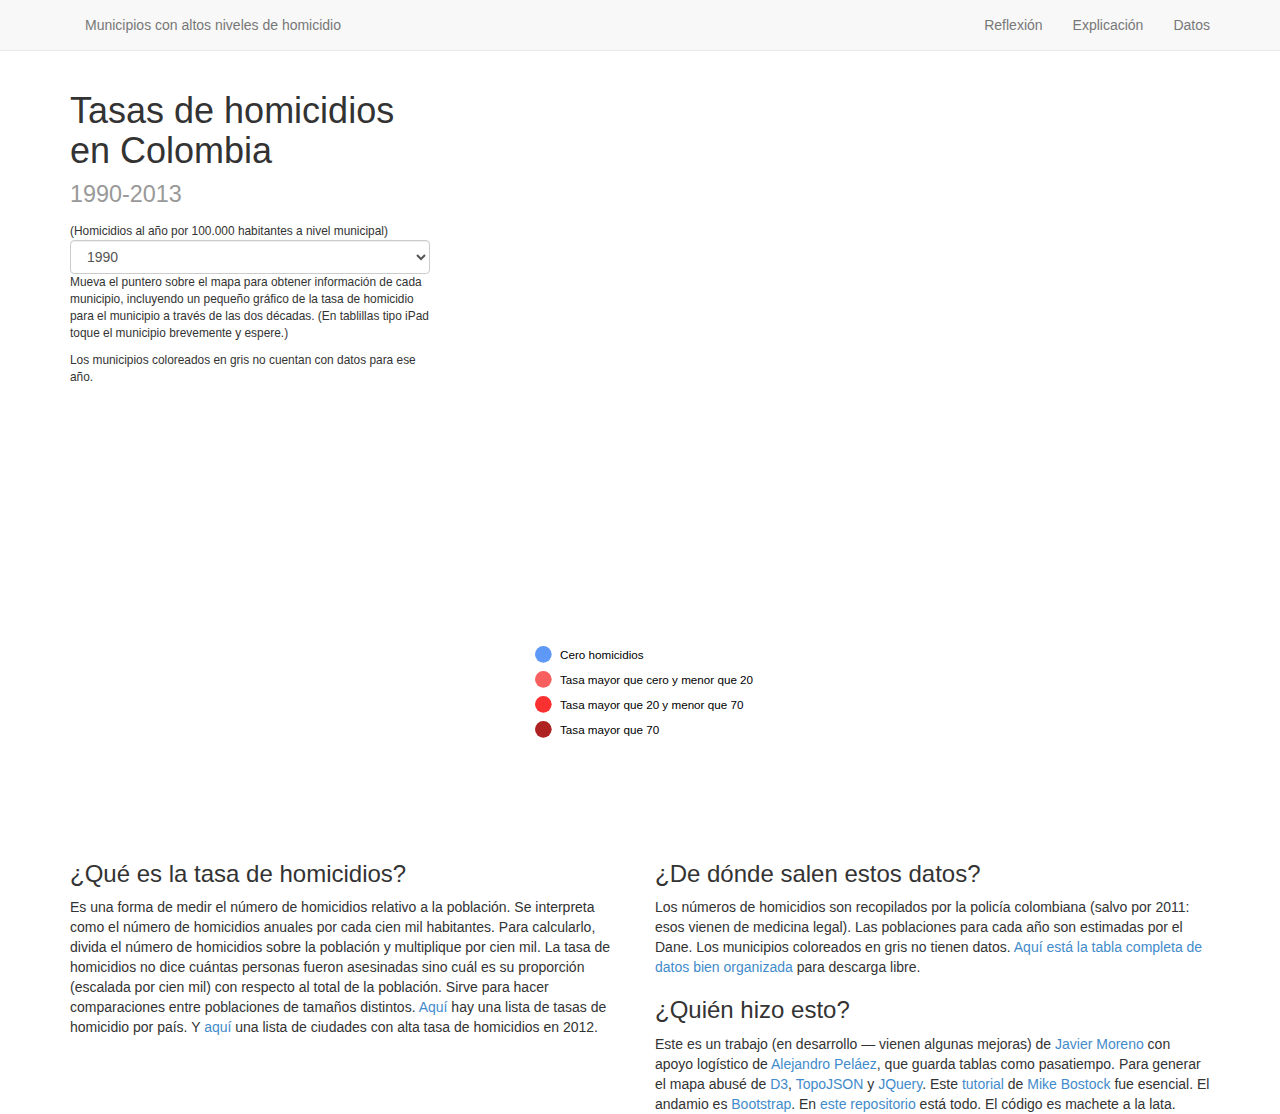
<file: index.html>
<!DOCTYPE html>
<meta charset="utf-8">
<head>
    <meta charset="utf-8">
    <meta http-equiv="X-UA-Compatible" content="IE=edge">
    <meta name="viewport" content="width=device-width, initial-scale=1">
    <title>Colombia: veinticuatro años de homicidios (1990-2013)</title>
<link href="css/bootstrap.min.css" rel="stylesheet">
<style>
#mapa{width:100%;
	display:block;
	margin:0 0 20px 0;
	padding:0;
	vertical-align:baseline;
	background:transparent;
	border:0;outline:0;
	position:relative;
	}

      #grafiquito {font-size:.5em; position:absolute;
  top:210px;
  left:0; width:200px;}
      #grafiquito svg {height:70px; width:150px; margin:0;}
      #grafiquito path {
        stroke: steelblue;
        stroke-width: 1;
        fill: none;
      }
      
      .axis {
        shape-rendering: crispEdges;
      }

      .x.axis line {
        stroke: lightgrey;
      }

      .x.axis .minor {
        stroke-opacity: .5;
      }

      .x.axis path {
        display: none;
      }

.nombre{text-transform:capitalize;}
.mpio-borde {
  fill: none;
  stroke: #fff;
  stroke-linejoin: round;
  stroke-width: 0.5;}
.depto-borde {
  fill: none;
  stroke: #fff;
  stroke-linejoin: round;
  stroke-width: 1;}
.mpio {fill: #555;}
.mpio.bajo-muertos {fill: #f85f5f;}
.mpio.medio-muertos {fill: #fb3131;}
.mpio.alto-muertos {fill: #af2222;}
.mpio.cero-muertos {fill: #5f99f8;}
svg {display: block; margin: 0 auto;}
.year-label{font-size:3.3em; fill: #ccc;}
.homs-year{font-size:1.2em; fill:#f85f5f;}
.mpio.mpio_activo, .mpio.cero-muertos.mpio_activo, .mpio.muertos.mpio_activo {fill: #ffef2a;}
.caption{display: block; margin: 0 auto; 
	font-size:.8em;
	position:absolute;
	top:100px;
	left:0; width:200px;}
</style>
</head>
<body>
<nav class="navbar navbar-default navbar-static-top" role="navigation">
  <div class="container">
    <div class="navbar-header">
      <button type="button" class="navbar-toggle" data-toggle="collapse" data-target="#navbar-collapse">
        <span class="sr-only">Menú</span>
        <span class="icon-bar"></span>
        <span class="icon-bar"></span>
        <span class="icon-bar"></span>
      </button>
    </div>
    <div class="collapse navbar-collapse" id="navbar-collapse">
      <ul class="nav navbar-nav">
        <li><a href="tablas.html">Municipios con altos niveles de homicidio</a></li>
      </ul>
      <ul class="nav navbar-nav navbar-right">
        <li><a href="http://www.finiterank.com/notas/2014/02/19/19-2/">Reflexión</a></li>
        <li><a href="http://www.finiterank.com/notas/2014/02/17/17-3/">Explicación</a></li>
        <li><a href="https://docs.google.com/spreadsheet/ccc?key=0AnK0b1-vFIdcdGJhTFRxMkUtTEtOM0tzdnBXSjlIalE&usp=sharing">Datos</a></li>
      </ul>
    </div>
  </div>
</nav>

<div class="container">
<div class="row">
<div class="col-md-4">
<h1>Tasas de homicidios en Colombia<br><small>1990-2013</small></h1><small>(Homicidios al año por 100.000 habitantes a nivel municipal)</small><br>
<select id="fila" class="form-control">
</select>
<small><p>Mueva el puntero sobre el mapa para obtener información de cada municipio, incluyendo un pequeño gráfico de la tasa de homicidio para el municipio a través de las dos décadas. (En tablillas tipo iPad toque el municipio brevemente y espere.)</p><p>Los municipios coloreados en gris no cuentan con datos para ese año.</p></small>
</div>
<div class="col-md-8">
<div id="mapa">
<div class="caption"></div>
<div id="grafiquito">
</div>
</div>
</div>

</div>
<div class="row">
<div class="col-md-6">
<h3>¿Qué es la tasa de homicidios?</h3>
Es una forma de medir el número de homicidios relativo a la población. Se interpreta como el número de homicidios anuales por cada cien mil habitantes. Para calcularlo, divida el número de homicidios sobre la población y multiplique por cien mil. La tasa de homicidios no dice cuántas personas fueron asesinadas sino cuál es su proporción (escalada por cien mil) con respecto al total de la población. Sirve para hacer comparaciones entre poblaciones de tamaños distintos. <a href="http://es.wikipedia.org/wiki/Anexo:Lista_de_pa%C3%ADses_por_tasa_de_homicidio_intencional">Aquí</a> hay una lista de tasas de homicidio por país. Y <a href="http://www.theguardian.com/news/datablog/2012/nov/30/new-york-crime-free-day-deadliest-cities-worldwide">aquí</a> una lista de ciudades con alta tasa de homicidios en 2012.
</div>
<div class="col-md-6">
<h3>¿De dónde salen estos datos?</h3>
Los números de homicidios son recopilados por la policía colombiana (salvo por 2011: esos vienen de medicina legal). Las poblaciones para cada año son estimadas por el Dane. Los municipios coloreados en gris no tienen datos. <a href="https://github.com/finiterank/homicidios/blob/master/data/homicidios.1990.a.2013.csv">Aquí está la tabla completa de datos bien organizada</a> para descarga libre.
<h3>¿Quién hizo esto?</h3>
Este es un trabajo (en desarrollo — vienen algunas mejoras) de <a href="http://www.finiterank.com/notas/2014/02/17/17-3/">Javier Moreno</a> con apoyo logístico de <a href="https://twitter.com/apelaez1">Alejandro Peláez</a>, que guarda tablas como pasatiempo. Para generar el mapa abusé de <a href="http://d3js.org/">D3</a>, <a href="https://github.com/mbostock/topojson">TopoJSON</a> y <a href="http://jquery.com/">JQuery</a>. Este <a href="http://bost.ocks.org/mike/map/">tutorial</a> de <a href="https://twitter.com/mbostock">Mike Bostock</a> fue esencial. El andamio es <a href="http://getbootstrap.com/">Bootstrap</a>. En <a href="https://github.com/finiterank/homicidios/tree/gh-pages">este repositorio</a> está todo. El código es machete a la lata.
</div>
</div>

</div>
<script src="http://ajax.googleapis.com/ajax/libs/jquery/1.9.1/jquery.min.js"></script>
<script src="d3.min.js"></script>
<script src="http://d3js.org/topojson.v1.min.js"></script>
<script src="js/bootstrap.min.js"></script>
<!-- <script src="scripts/main.js"></script> -->
<script>

var width = $("#mapa").width();
var height = width;

var svg = d3.select("#mapa").append("svg")
	.attr("preserveAspectRatio", "xMidYMid")
    .attr("viewBox", "0 0 900 900")
    .attr("width", width)
    .attr("height", height);

var x_coord = 100;
var y_coord = 700;

var circle1 = svg.append("circle")
             .attr("cx", x_coord)
             .attr("cy", y_coord)
             .attr("r", 10)
             .attr("fill", "#5f99f8");
var text1 = svg.append("text")
			 .attr("x", x_coord+20)
			 .attr("y", y_coord+5)
			 .text("Cero homicidios");
var circle2 = svg.append("circle")
             .attr("cx", x_coord)
             .attr("cy", y_coord+30)
             .attr("r", 10)
             .attr("fill", "#f85f5f");
var text2 = svg.append("text")
			 .attr("x", x_coord+20)
			 .attr("y", y_coord+5+30)
			 .text("Tasa mayor que cero y menor que 20");
var circle3 = svg.append("circle")
             .attr("cx", x_coord)
             .attr("cy", y_coord+60)
             .attr("r", 10)
             .attr("fill", "#fb3131");
var text3 = svg.append("text")
			 .attr("x", x_coord+20)
			 .attr("y", y_coord+5+60)
			 .text("Tasa mayor que 20 y menor que 70");
var circle4 = svg.append("circle")
             .attr("cx", x_coord)
             .attr("cy", y_coord+90)
             .attr("r", 10)
             .attr("fill", "#af2222");
var text4 = svg.append("text")
			 .attr("x", x_coord+20)
			 .attr("y", y_coord+5+90)
			 .text("Tasa mayor que 70");

/* Pereza de buscar cómo se hacen loops dentro del JSON */

var totaleshom = [23865, 27803, 27777, 27726, 26438, 24980, 26130, 24824, 22673, 23820, 25859, 27356, 28363, 23098, 19798, 17822, 17134, 16891, 15856, 15550, 15143, 16549, 14990, 15187]

$(window).resize(function() {
  var width = $("#mapa").width();
  var height = width;
  svg.attr("width", width);
  svg.attr("height", height);
});

/* 
ogr2ogr -f GeoJSON depts.json depto.shp -s_srs EPSG:26986 -t_srs EPSG:4326
topojson --id-property NOMBRE_DPT -p name=NOMBRE_DPT -p name -o colombia-departamentos.json depts.json
*/

d3.json("colombia-municipios.json", function(error, co) {
    var subunits = topojson.feature(co, co.objects.mpios);
    var projection = d3.geo.mercator()
    	.scale(2000)
    	.translate([width / 2, height / 2])
    	.center([-61,43])
    	.rotate([3.8,1,3]);
	var path = d3.geo.path()
		.projection(projection);
	svg.append("path")
		.datum(subunits)
		.attr("d", path);
	svg.selectAll(".mpio")
	    .data(subunits.features)
  		.enter().append("path")
    	.attr("class", function(d) { 
    		var output = "mpio " + "_" + d.id;
    		var j = "tas90";
    		if(d.properties[j] == 0){output = output + " cero-muertos";}
    		if(d.properties[j] > 0 && d.properties[j] <= 20 ){output = output + " bajo-muertos";}
    		if(d.properties[j] > 20 && d.properties[j] <= 70 ){output = output + " medio-muertos";} 
    		if(d.properties[j] > 70 ){output = output + " alto-muertos";} 
    		return output;})
    	.on("mouseover", function(d) {
    		d3.select("._" + d.id).classed("mpio_activo", true);
    		var year = $( ".year-label" ).text()
    		var yearnum = Number(year)-1990;
    		var yearshort = year.slice(-2);
            var tasayear = "tas" + yearshort;
            var homyear = "hom" + yearshort;
            var pobyear = "pob" + yearshort;
            var tasas = [];
            for(ye = 1990; ye <= 2013; ye++){
              tye = "tas" + ye.toString().slice(-2);
              tasas.push(d.properties[tye]);
            }
            console.log(tasas);
            console.log(tasas.length);
            $('#grafiquito').empty();
            var m = [0, 12, 0, 8];
            var w = 100; 
            var h = 30; 
            var x_range = d3.scale.linear().domain([0, tasas.length]).range([0, w]);
            var y_range = d3.scale.linear().domain([0, d3.max(tasas)]).range([h, 0]);
            var line = d3.svg.line()
            .x(function(dg,i) { return x_range(i);})
            .y(function(dg) { return y_range(dg);});
            var graph = d3.select("#grafiquito").append("svg:svg")
            .attr("width", w)
            .attr("height", h)
            .append("svg:g")
            .attr("transform", "translate(" + m[3] + "," + m[0] + ")");
            var xAxis = d3.svg.axis().scale(x_range).tickSize(-h).tickSubdivide(true)
              .tickFormat(function(dg) {
                                var dgv = dg + 1990;
                                return dgv.toString().slice(-2); });
      // Add the x-axis.
            graph.append("svg:g")
            .attr("class", "x axis")
            .attr("transform", "translate(0," + h + ")")
            .call(xAxis);
            graph.append("svg:path").attr("d", line(tasas));

      	$('.caption').empty();
     		var captit = '<small>';
     		if(d.properties.mun){
    		captit = captit + '<h4 class="nombre">' + d.properties.mun.toLowerCase() + '<br><small>' + d.properties.dep.toLowerCase() + '</small></h4></small>';}
    		else {
    		captit = captit + '<h4 class="nombre">' + d.properties.name.toLowerCase() + '<br><small>' + d.properties.dpt.toLowerCase() + '</small></h4></small>';
    		}
    		$('.caption').append(captit);
    		var capinfo = '<small>Población: ' + d.properties[pobyear].toString().replace(/\B(?=(\d{3})+(?!\d))/g, ".");
        capinfo = capinfo + '<br>Número de homicidios: ' + d.properties[homyear].toString().replace(/\B(?=(\d{3})+(?!\d))/g, ".");
        capinfo = capinfo + '<br>Tasa de homicidios: ' + d.properties[tasayear].toFixed(2).toString().replace(".", ",");
    		capinfo = capinfo + '</small>';
    		$('.caption').append(capinfo);
    	})
    	.on("mouseout", function(d) {d3.select("._" + d.id).classed("mpio_activo", false);})
    	.attr("d", path);
    svg.append("path")
    .datum(topojson.mesh(co, co.objects.mpios, function(a, b) { return a !== b; }))
    .attr("d", path)
    .attr("class", "mpio-borde");
    svg.append("path")
    .datum(topojson.mesh(co, co.objects.depts, function(a, b) { return a !== b; }))
    .attr("d", path)
    .attr("class", "depto-borde");
    svg.append("text")
    	.attr("class", "year-label")
    	.attr("x", "550")
    	.attr("y", "250")
    	.text("1990");
    svg.append("text")
    	.attr("class", "homs-year")
    	.attr("x", "535")
    	.attr("y", "280")
    	.text("23.865 homicidios");
    $('#fila').change(function(){
            var v = this.value;
            var homs = totaleshom[Number(v)-1990].toString().replace(/\B(?=(\d{3})+(?!\d))/g, ".")
            homs = homs + " homicidios";
            var dosdigs = v.slice(-2);
            var colyear = "tas" + dosdigs;
            console.log(colyear);
            svg.selectAll(".mpio")
            .data(subunits.features)
            .attr("class", function(d) {
            	var output = "mpio " + "_" + d.id;
    			if(d.properties[colyear] == 0){output = output + " cero-muertos";}
    			if(d.properties[colyear] > 0 && d.properties[colyear] <= 20 ){output = output + " bajo-muertos";}
    			if(d.properties[colyear] > 20 && d.properties[colyear] <= 70 ){output = output + " medio-muertos";} 
    			if(d.properties[colyear] > 70 ){output = output + " alto-muertos";} 
    			return output;
            });
            $(".year-label").empty();
            $(".year-label").append(v);
        	$(".homs-year").empty();
            $(".homs-year").append(homs);});
});

function imprimirOpciones(num){
	'use strict';
	var output = "";
	for(var i=1990; i <= num; i++){
		output = output + '<option value="' + i + '">' + i + '</option>';
	}
	return output;
}


$(document).ready(function() {
	'use strict';
	var opcionesImpresas = imprimirOpciones(2013);
	$('#fila').append(opcionesImpresas);
});
</script>
<script>
  (function(i,s,o,g,r,a,m){i['GoogleAnalyticsObject']=r;i[r]=i[r]||function(){
  (i[r].q=i[r].q||[]).push(arguments)},i[r].l=1*new Date();a=s.createElement(o),
  m=s.getElementsByTagName(o)[0];a.async=1;a.src=g;m.parentNode.insertBefore(a,m)
  })(window,document,'script','//www.google-analytics.com/analytics.js','ga');

  ga('create', 'UA-48011916-1', 'finiterank.github.io');
  ga('send', 'pageview');

</script>
</body>
</html>
</file>
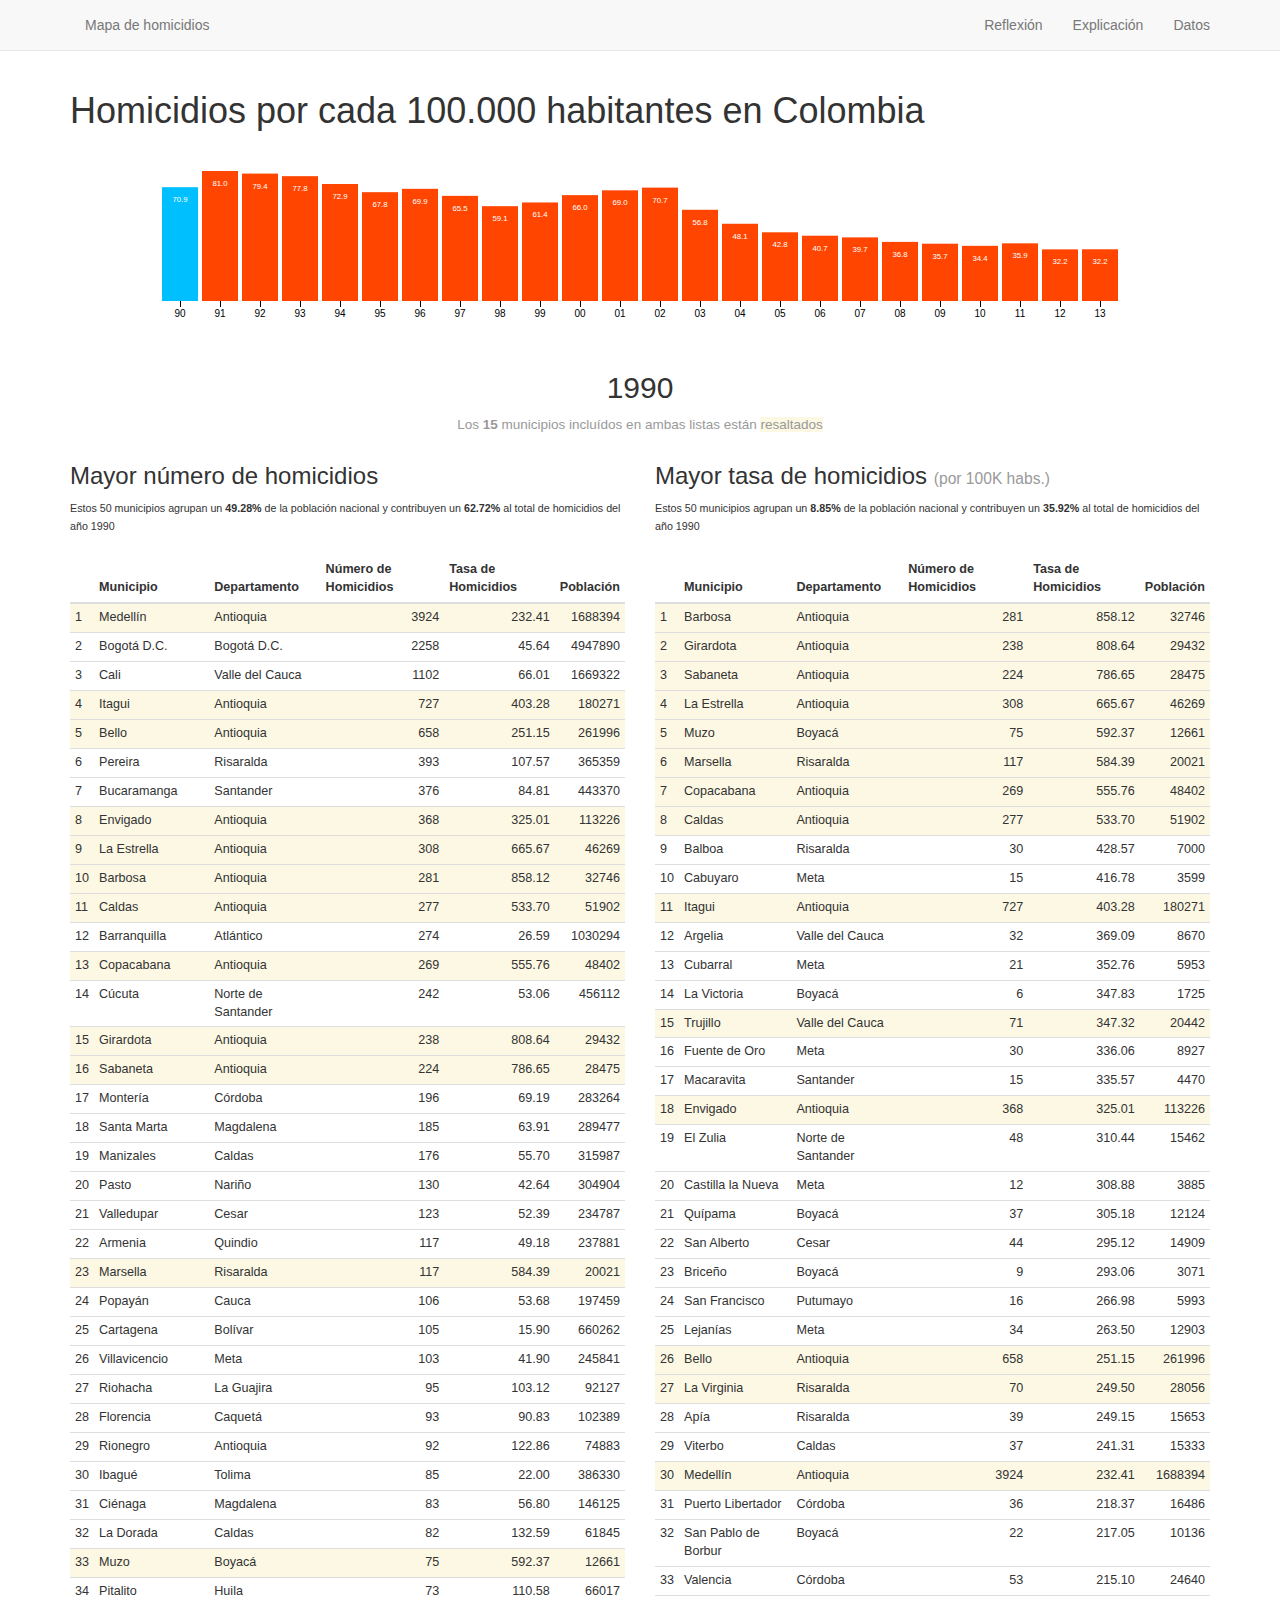
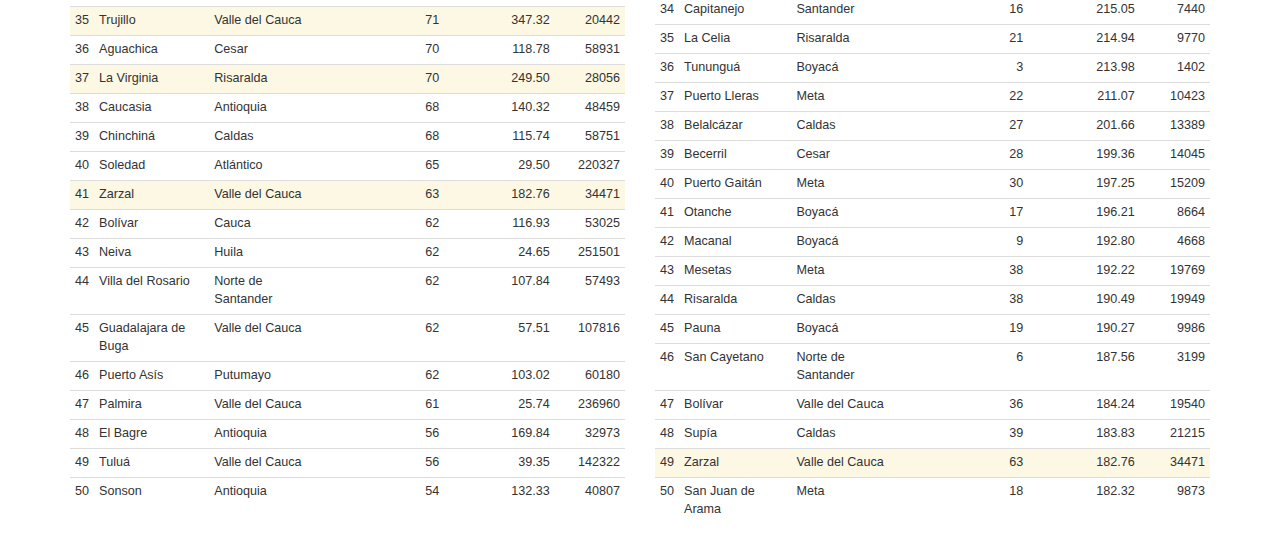
<file: tablas.html>
<!DOCTYPE html>
<html>
<meta charset="utf-8">
<head>
    <meta charset="utf-8">
    <meta http-equiv="X-UA-Compatible" content="IE=edge">
    <meta name="viewport" content="width=device-width, initial-scale=1">
    <title>Colombia: veinticuatro años de homicidios (1990-2013)</title>
<link href="css/bootstrap.min.css" rel="stylesheet">
<style>
#tabla-izquierda, #tabla-derecha {margin-top:20px;}
svg {display: block; margin: 0 auto;}

.tablas-municipios{font-size:0.9em;}

#grafico{
    width:90%;
    margin:40px auto 0 auto;
    cursor: pointer;
	}

@media (max-width: 768px) {
  #grafico {
    width: 100%;
  }
}

.bar.yr-activo{fill: deepskyblue;}
.bar.yr-activo:hover{fill: deepskyblue;}

.bar {
  -moz-transition: all 0.3s;
  -o-transition: all 0.3s;
  -webkit-transition: all 0.3s;
  transition: all 0.3s;
  fill: orangered;
}

.bar:hover {
  fill: darkorange;
}

.axis {
  font: 10px sans-serif;
}

.axis path,
.axis line {
  fill: none;
  stroke: #000;
  shape-rendering: crispEdges;
}

.x.axis path {
  display: none;
}

td.numero {
  text-align: right;
}

</style>
</head>
<body>
<nav class="navbar navbar-default navbar-static-top" role="navigation">
  <div class="container">
    <div class="navbar-header">
      <button type="button" class="navbar-toggle" data-toggle="collapse" data-target="#navbar-collapse">
        <span class="sr-only">Menú</span>
        <span class="icon-bar"></span>
        <span class="icon-bar"></span>
        <span class="icon-bar"></span>
      </button>
    </div>
    <div class="collapse navbar-collapse" id="navbar-collapse">
      <ul class="nav navbar-nav">
        <li><a href="index.html">Mapa de homicidios</a></li>
      </ul>
      <ul class="nav navbar-nav navbar-right">
        <li><a href="http://www.finiterank.com/notas/2014/02/19/19-2/">Reflexión</a></li>
        <li><a href="http://www.finiterank.com/notas/2014/02/17/17-3/">Explicación</a></li>
        <li><a href="https://docs.google.com/spreadsheet/ccc?key=0AnK0b1-vFIdcdGJhTFRxMkUtTEtOM0tzdnBXSjlIalE&usp=sharing">Datos</a></li>
      </ul>
    </div>
  </div>
</nav>

<div class="container">
<div class="row">
<div class="col-md-12">
    <h1>Homicidios por cada 100.000 habitantes en Colombia</h1>
	<div id="grafico"></div>

    <h2 class="text-center selected-yr">1991</h2>
    <h4 class="text-center"><small>Los <strong><span class="num-vio"></span></strong> municipios incluídos en ambas listas están <span style="background-color:#fcf8e3;">resaltados</span></small></h4>
	<!-- <select id="years" class="form-control"> 
	</select>-->
</div>
</div>
<div class="row tablas-municipios">
<div class="col-md-6">
<h3>Mayor número de homicidios</h3>
<small>Estos 50 municipios agrupan un <strong><span class="porc-pob-top-hom"></span>%</strong> de la población nacional y contribuyen un <strong><span class="porc-top-hom"></span>%</strong> al total de homicidios del año <spam class="selected-year"></span></small> 
<div id="tabla-izquierda">
</div>
</div>
<div class="col-md-6">
<h3>Mayor tasa de homicidios <small>(por 100K habs.)</small></h3>
<small>Estos 50 municipios agrupan un <strong><span class="porc-pob-top-tas"></span>%</strong> de la población nacional y contribuyen un <strong><span class="porc-top-tas"></span>%</strong> al total de homicidios del año <spam class="selected-year"></span></small> 
<div id="tabla-derecha">
</div>
</div>
</div>
</div>
<script src="http://ajax.googleapis.com/ajax/libs/jquery/1.9.1/jquery.min.js"></script>
<script src="d3.min.js"></script>
<script src="js/bootstrap.min.js"></script>
<script src="tablas.js"></script>
<script>
  (function(i,s,o,g,r,a,m){i['GoogleAnalyticsObject']=r;i[r]=i[r]||function(){
  (i[r].q=i[r].q||[]).push(arguments)},i[r].l=1*new Date();a=s.createElement(o),
  m=s.getElementsByTagName(o)[0];a.async=1;a.src=g;m.parentNode.insertBefore(a,m)
  })(window,document,'script','//www.google-analytics.com/analytics.js','ga');

  ga('create', 'UA-48011916-1', 'finiterank.github.io');
  ga('send', 'pageview');

</script>
</body>
</html>
</file>
